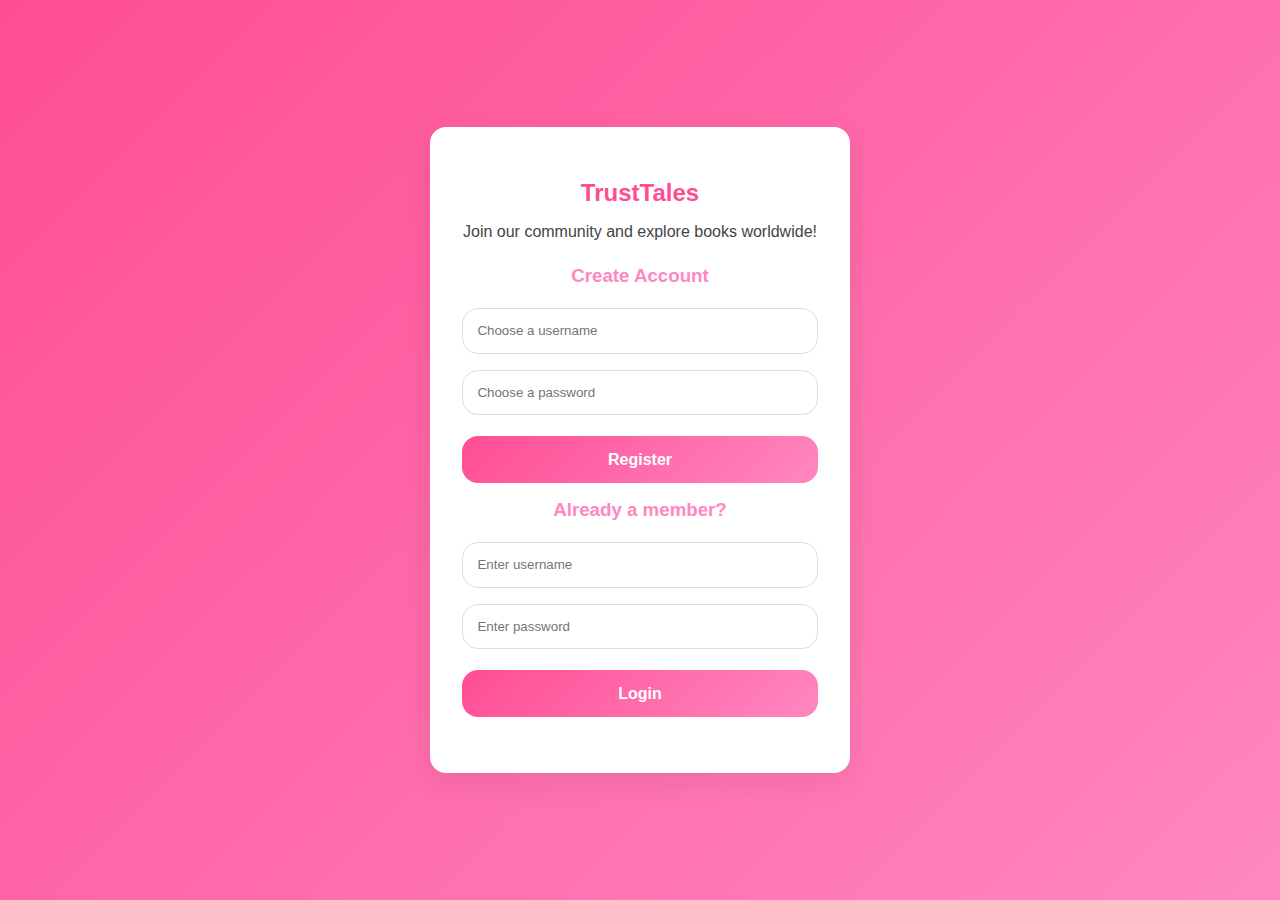
<file: auth.html>
<!DOCTYPE html>
<html lang="en">
<head>
  <meta charset="UTF-8">
  <meta name="viewport" content="width=device-width, initial-scale=1.0">
  <title>TrustTales - Login</title>
  <link rel="stylesheet" href="style.css"> 
  <style>
    body {
      background: linear-gradient(135deg, var(--primary), var(--accent));
      display: flex;
      align-items: center;
      justify-content: center;
      height: 100vh;
      margin: 0;
      font-family: 'Poppins', sans-serif;
    }

    .auth-container {
      width: 100%;
      max-width: 420px;
      background: #fff;
      padding: 2rem;
      border-radius: var(--rounded);
      box-shadow: var(--shadow);
      text-align: center;
      animation: fadeIn 0.8s ease-in-out;
    }

    .auth-container h2 {
      margin-bottom: 0.6rem;
      color: var(--primary);
      font-weight: 700;
    }

    .auth-container p {
      margin-bottom: 1.5rem;
      color: #444;
    }

    .auth-container h3 {
      margin-top: 1rem;
      margin-bottom: 0.8rem;
      color: var(--accent);
    }

    .auth-container input {
      width: 100%;
      padding: 0.9rem;
      margin: 0.5rem 0;
      border: 1px solid #ddd;
      border-radius: var(--rounded);
      outline: none;
      transition: border 0.3s;
    }

    .auth-container input:focus {
      border: 1px solid var(--primary);
      box-shadow: 0 0 6px rgba(249, 115, 22, 0.3);
    }

    .auth-container button {
      width: 100%;
      padding: 0.9rem;
      margin-top: 0.8rem;
      background: linear-gradient(135deg, var(--primary), var(--accent));
      color: #fff;
      border: none;
      border-radius: var(--rounded);
      font-size: 1rem;
      font-weight: 600;
      cursor: pointer;
      transition: transform 0.3s ease, background 0.3s ease;
    }

    .auth-container button:hover {
      transform: translateY(-2px);
      background: linear-gradient(135deg, var(--accent), var(--primary));
    }

    #message {
      margin-top: 1rem;
      font-weight: 600;
    }

    @keyframes fadeIn {
      from { opacity: 0; transform: translateY(30px); }
      to { opacity: 1; transform: translateY(0); }
    }
  </style>
</head>
<body>
  <div class="auth-container">
    <h2>TrustTales</h2>
    <p>Join our community and explore books worldwide!</p>

    <!-- Register Section -->
    <div id="register-section">
      <h3>Create Account</h3>
      <input type="text" id="reg-username" placeholder="Choose a username">
      <input type="password" id="reg-password" placeholder="Choose a password">
      <button onclick="register()">Register</button>
    </div>

    <!-- Login Section -->
    <div id="login-section">
      <h3>Already a member?</h3>
      <input type="text" id="login-username" placeholder="Enter username">
      <input type="password" id="login-password" placeholder="Enter password">
      <button onclick="login()">Login</button>
    </div>

    <p id="message"></p>
  </div>

  <script>
    function register() {
      const username = document.getElementById("reg-username").value.trim();
      const password = document.getElementById("reg-password").value.trim();

      if (!username || !password) {
        setMessage("⚠ Please enter username and password.", "red");
        return;
      }

      let users = JSON.parse(localStorage.getItem("users")) || {};
      if (users[username]) {
        setMessage("⚠ Username already exists.", "red");
        return;
      }

      users[username] = { password, verified: false };
      localStorage.setItem("users", JSON.stringify(users));

      setMessage("✅ Registration successful! Please login.", "green");
    }

    function login() {
      const username = document.getElementById("login-username").value.trim();
      const password = document.getElementById("login-password").value.trim();

      let users = JSON.parse(localStorage.getItem("users")) || {};
      if (users[username] && users[username].password === password) {
        localStorage.setItem("currentUser", username);
        window.location.href = "index.html"; // Redirect to homepage
      } else {
        setMessage("❌ Invalid credentials.", "red");
      }
    }

    function setMessage(msg, color) {
      const el = document.getElementById("message");
      el.innerText = msg;
      el.style.color = color;
    }
  </script>
</body>
</html>
</file>
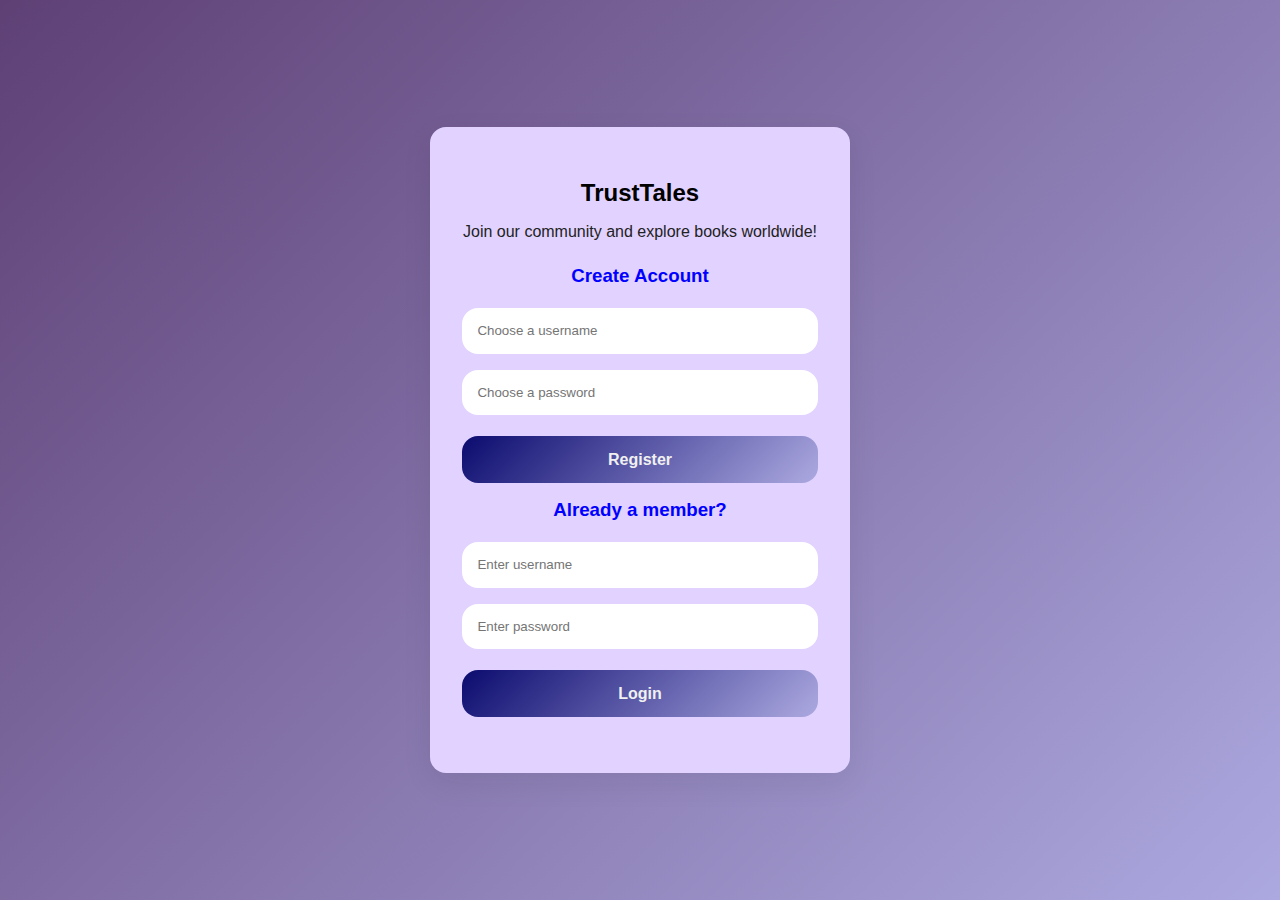
<file: FEDF-TrustTales 2/auth.html>
<!DOCTYPE html>
<html lang="en">
<head>
  <meta charset="UTF-8">
  <meta name="viewport" content="width=device-width, initial-scale=1.0">
  <title>TrustTales - Login</title>
  <link rel="stylesheet" href="style.css"> <!-- reuse your global CSS -->
  <style>
    body {
      background: linear-gradient(135deg, #5e4075,var(--accent));
      display: flex;
      align-items: center;
      justify-content: center;
      height: 100vh;
      margin: 0;
      font-family: 'Poppins', sans-serif;
    }

    .auth-container {
      width: 100%;
      max-width: 420px;
      background: #e1d2ff;
      padding: 2rem;
      border-radius: var(--rounded);
      box-shadow: var(--shadow);
      text-align: center;
      animation: fadeIn 0.8s ease-in-out;
    }

    .auth-container h2 {
      margin-bottom: 0.6rem;
      color: black;
      font-weight: 700;
    }

    .auth-container p {
      margin-bottom: 1.5rem;
      color: #232222;
    }

    .auth-container h3 {
      margin-top: 1rem;
      margin-bottom: 0.8rem;
      color:blue;
    }

    .auth-container input {
      width: 100%;
      padding: 0.9rem;
      margin: 0.5rem 0;
      border: 1px solid #dddddd00;
      border-radius: var(--rounded);
      outline: none;
      transition: border 0.3s;
    }

    .auth-container input:focus {
      border: 1px solid var(--primary);
      box-shadow: 0 0 6px rgba(249, 115, 22, 0.3);
    }

    .auth-container button {
      width: 100%;
      padding: 0.9rem;
      margin-top: 0.8rem;
      background: linear-gradient(135deg, rgb(11, 11, 111), var(--accent));
      color: #f0f0f0;
      border: none;
      border-radius: var(--rounded);
      font-size: 1rem;
      font-weight: 600;
      cursor: pointer;
      transition: transform 0.3s ease, background 0.3s ease;
    }

    .auth-container button:hover {
      transform: translateY(-2px);
      background: linear-gradient(135deg, black, purple);
    }

    #message {
      margin-top: 1rem;
      font-weight: 600;
    }

    @keyframes fadeIn {
      from { opacity: 0; transform: translateY(30px); }
      to { opacity: 1; transform: translateY(0); }
    }
  </style>
</head>
<body>
  <div class="auth-container">
    <h2>TrustTales</h2>
    <p>Join our community and explore books worldwide!</p>

    <!-- Register Section -->
    <div id="register-section">
      <h3>Create Account</h3>
      <input type="text" id="reg-username" placeholder="Choose a username">
      <input type="password" id="reg-password" placeholder="Choose a password">
      <button onclick="register()">Register</button>
    </div>

    <!-- Login Section -->
    <div id="login-section">
      <h3>Already a member?</h3>
      <input type="text" id="login-username" placeholder="Enter username">
      <input type="password" id="login-password" placeholder="Enter password">
      <button onclick="login()">Login</button>
    </div>

    <p id="message"></p>
  </div>

  <script>
    function register() {
      const username = document.getElementById("reg-username").value.trim();
      const password = document.getElementById("reg-password").value.trim();

      if (!username || !password) {
        setMessage("⚠ Please enter username and password.", "red");
        return;
      }

      let users = JSON.parse(localStorage.getItem("users")) || {};
      if (users[username]) {
        setMessage("⚠ Username already exists.", "red");
        return;
      }

      users[username] = { password, verified: false };
      localStorage.setItem("users", JSON.stringify(users));

      setMessage("✅ Registration successful! Please login.", "green");
    }

    function login() {
      const username = document.getElementById("login-username").value.trim();
      const password = document.getElementById("login-password").value.trim();

      let users = JSON.parse(localStorage.getItem("users")) || {};
      if (users[username] && users[username].password === password) {
        localStorage.setItem("currentUser", username);
        window.location.href = "index.html"; // Redirect to homepage
      } else {
        setMessage("❌ Invalid credentials.", "red");
      }
    }

    function setMessage(msg, color) {
      const el = document.getElementById("message");
      el.innerText = msg;
      el.style.color = color;
    }
  </script>
</body>
</html>
</file>
<file: style.css>
:root{
  --primary:#ff4d94;
  --accent:#ff87c0;
  --muted:#f6f0f3;
  --text:#1f1f1f;
  --card:#ffffff;
  --glass: rgba(255,255,255,0.85);
  --shadow: 0 10px 30px rgba(24,24,24,0.08);
  --rounded: 16px;
  --max-width:1200px;
}

*{box-sizing:border-box}
body{
  font-family: "Inter", system-ui, -apple-system, "Segoe UI", Roboto, "Helvetica Neue", Arial;
  margin:0;
  background: linear-gradient(180deg,#fff 0%, #fffaf6 100%);
  color:var(--text);
  -webkit-font-smoothing:antialiased;
  -moz-osx-font-smoothing:grayscale;
  min-height:100vh;
}

/* header */
.site-header{
  display:flex;
  justify-content:space-between;
  align-items:center;
  padding:14px 24px;
  background:linear-gradient(90deg,var(--primary),var(--accent));
  color:#fff;
  position:sticky;
  top:0;
  z-index:50;
  box-shadow: var(--shadow);
}
.brand{display:flex;gap:12px;align-items:center}
.logo{width:56px;height:56px;border-radius:10px;object-fit:cover;box-shadow:0 6px 18px rgba(0,0,0,0.12)}
.brand h1{margin:0;font-family: "Playfair Display", serif;font-size:20px;letter-spacing:0.2px}
.brand small{display:block;color:rgba(255,255,255,0.9);font-size:12px;margin-top:2px}
.header-actions{display:flex;align-items:center;gap:20px}

/* nav buttons */
.top-nav button{
  background:transparent;border:none;color:#fff;padding:8px 12px;border-radius:10px;cursor:pointer;font-weight:600;
}
.top-nav button:hover{background:rgba(255,255,255,0.08)}

/* profile avatar */
.avatar{border-radius:999px;object-fit:cover;border:2px solid rgba(255,255,255,0.8)}
.avatar.small{width:36px;height:36px}
.avatar.large{width:120px;height:120px}
.profile{display:flex;align-items:center;gap:8px}
.profile-name{font-size:13px;color:#fff}
.badge{background:#fff;color:var(--primary);padding:4px 8px;border-radius:10px;font-weight:700;margin-left:6px}

/* layout */
main#mainPage{max-width:var(--max-width);margin:24px auto;padding:0 18px}
.content-section{background:var(--card);border-radius:20px;padding:18px;margin-bottom:22px;box-shadow:var(--shadow);overflow:hidden}

/* HERO */
.hero{position:relative;border-radius:14px;overflow:hidden;height:360px;display:flex;align-items:center}
.hero-img{position:absolute;inset:0;width:100%;height:100%;object-fit:cover;filter:brightness(0.6)}
.hero-overlay{position:absolute;inset:0;background:linear-gradient(90deg, rgba(0,0,0,0.15), rgba(255,255,255,0.05))}
.hero-text{position:relative;color:#fff;padding:32px;max-width:720px;margin-left:40px}
.hero-text h2{font-family:"Playfair Display",serif;font-size:36px;margin:0 0 12px}
.hero-text p{margin:0 0 18px;opacity:0.95}
.hero-ctas{display:flex;gap:12px}
button.primary{background:var(--primary);border:none;padding:10px 18px;border-radius:12px;color:#fff;font-weight:700;cursor:pointer;box-shadow:0 8px 18px rgba(255,77,148,0.18)}
button.ghost{background:transparent;border:1px solid rgba(255,255,255,0.2);padding:10px 14px;border-radius:12px;color:#fff;cursor:pointer}

/* section headers */
.section-header{display:flex;align-items:center;justify-content:space-between;gap:12px;margin-bottom:12px}
.section-header h2{color:var(--primary);margin:0}
.section-header p{margin:0;color:#666}

/* GRID: genres / books / saved */
.genres,.books,.saved{display:flex;flex-wrap:wrap;gap:18px;justify-content:flex-start;padding:6px}
.genres button{min-width:170px;padding:14px;border-radius:14px;border:2px solid rgba(0,0,0,0.06);background:linear-gradient(180deg,#fff,#fff);cursor:pointer;font-weight:700;color:var(--primary)}
.genres button:hover{transform:translateY(-6px);box-shadow:0 14px 30px rgba(0,0,0,0.08)}

.card{width:220px;background:linear-gradient(180deg,#fff,#fff);border-radius:16px;padding:14px;box-shadow:0 10px 30px rgba(20,20,20,0.06);display:flex;flex-direction:column;align-items:center;transition:transform .28s ease, box-shadow .28s ease}
.card:hover{transform:translateY(-10px);box-shadow:0 22px 46px rgba(20,20,20,0.12)}
.card img{width:100%;height:300px;border-radius:12px;object-fit:cover;margin-bottom:12px}
.card h4{margin:0;color:var(--primary);font-size:16px}
.card p{font-size:13px;color:#666;margin:6px 0 12px;text-align:center}
.card .card-actions{display:flex;flex-wrap:wrap;gap:8px;justify-content:center;width:100%}
.card .card-actions button{flex:1;min-width:80px}

.card-actions button{padding:8px 10px;border-radius:10px;border:none;background:var(--muted);cursor:pointer}
.card-actions button:hover{background:var(--accent);color:#fff}

/* ADD BOOK form */
.form-container{display:flex;flex-direction:column;gap:12px;align-items:center;padding:18px;background:linear-gradient(180deg,#ffffff,#fff);border-radius:12px}
.form-container input,.form-container textarea{width:94%;padding:12px;border-radius:10px;border:1px solid #eee;font-size:14px}
.file-input-wrapper{width:94%;display:flex;align-items:center;gap:10px}
.file-input-wrapper input[type="file"]{display:none}
.file-input-wrapper label{display:inline-block;padding:10px 14px;background:linear-gradient(90deg,var(--primary),var(--accent));color:#fff;border-radius:10px;cursor:pointer;font-weight:600}
.poster-preview{width:160px;border-radius:8px;margin-top:6px;box-shadow:0 10px 24px rgba(0,0,0,0.06)}

/* saved list */
.saved p{background:#fff;padding:10px;border-radius:12px;box-shadow:0 6px 18px rgba(0,0,0,0.04);display:flex;align-items:center;gap:12px}
.saved .thumb{width:56px;height:80px;object-fit:cover;border-radius:8px;}

/* settings */
.settings-grid{display:grid;grid-template-columns:260px 1fr;gap:20px;align-items:start}
.profile-card{background:var(--muted);padding:18px;border-radius:12px;display:flex;flex-direction:column;align-items:center;gap:12px}
.file-label{display:inline-block;padding:8px 12px;border-radius:10px;background:#fff;border:1px solid #eee;cursor:pointer}

/* footer */
.site-footer{text-align:center;padding:20px;color:#777}

/* responsive */
@media (max-width:900px){
  .hero{height:300px}
  .settings-grid{grid-template-columns:1fr}
  .site-header{flex-direction:column;gap:10px;align-items:flex-start;padding:12px}
  .top-nav{display:flex;flex-wrap:wrap;gap:8px}
  main#mainPage{margin:14px}
}

/* misc */
.hidden{display:none !important}
.back-btn{background:transparent;border:1px solid #ddd;padding:8px 12px;border-radius:10px;cursor:pointer}
/* --- Auth Layout Fix --- */
#authPage {
  display: flex;
  height: 100vh;
  background: url("https://images.unsplash.com/photo-1519681393784-d120267933ba?q=80&w=1600&auto=format&fit=crop") no-repeat center center/cover;
  position: relative;
}

#authPage::before {
  content: "";
  position: absolute;
  inset: 0;
  background: rgba(255, 255, 255, 0.7); /* soft overlay to keep forms readable */
  z-index: 0;
}

.auth-left,
.auth-right {
  position: relative;
  z-index: 1; /* keep above overlay */
}
.featured {
  margin-top: 40px;
}
.featured h3 {
  color: var(--primary);
  margin-bottom: 15px;
}
.featured-row {
  display: flex;
  gap: 20px;
  flex-wrap: wrap;
}
.mini-card {
  width: 140px;
  text-align: center;
}
.mini-card img {
  width: 100%;
  height: 200px;
  object-fit: cover;
  border-radius: 12px;
  box-shadow: 0 4px 10px var(--soft-shadow);
  margin-bottom: 8px;
}
.quote-block {
  margin: 50px auto 20px;
  text-align: center;
  font-style: italic;
  font-size: 1.2em;
  color: #444;
}
.quote-block span {
  display: block;
  margin-top: 8px;
  font-size: 0.95em;
  color: #666;
}
</file>
<file: FEDF-TrustTales 2/style.css>
:root{
  --primary:#e6b6ea;
  --accent:#aca9e0;
  --muted:#f6f0f3;
  --text:#1f1f1f;
  --card:#bfb1e445;
  --glass: rgba(255,255,255,0.85);
  --shadow: 0 10px 30px rgba(24,24,24,0.08);
  --rounded: 16px;
  --max-width:1200px;
}

*{box-sizing:border-box}
body{
  font-family: "Inter", system-ui, -apple-system, "Segoe UI", Roboto, "Helvetica Neue", Arial;
  margin:0;
  background: linear-gradient(180deg,#5e6eba 0%, #744da0 100%);
  color:var(--text);
  -webkit-font-smoothing:antialiased;
  -moz-osx-font-smoothing:grayscale;
  min-height:100vh;
}

/* header */
.site-header{
  display:flex;
  justify-content:space-between;
  align-items:center;
  padding:14px 24px;
  background:linear-gradient(90deg,var(--primary),var(--accent));
  color: black;
  position:sticky;
  top:0;
  z-index:50;
  box-shadow: var(--shadow);
}
.brand{display:flex;gap:12px;align-items:center}
.logo{width:56px;height:56px;border-radius:10px;object-fit:cover;box-shadow:0 6px 18px rgba(0,0,0,0.12)}
.brand h1{margin:0;font-family: "Playfair Display", serif;font-size:20px;letter-spacing:0.2px}
.brand small{display:block;color: black(255,255,255,0.9);font-size:12px;margin-top:2px}
.header-actions{display:flex;align-items:center;gap:20px}

/* nav buttons */
.top-nav button{
  background:transparent;border-radius: 10px;color: black;padding:8px 12px;border-radius:10px;cursor:pointer;font-weight:600;
}
.top-nav button:hover{background:rgba(255,255,255,0.08)}

/* profile avatar */
.avatar{border-radius:999px;object-fit:cover;border:2px solid rgba(19, 13, 13, 0.8)}
.avatar.small{width:36px;height:36px}
.avatar.large{width:120px;height:120px}
.profile{display:flex;align-items:center;gap:8px}
.profile-name{font-size:13px;color:black}
.badge{background:#fff;color:var(--primary);padding:4px 8px;border-radius:10px;font-weight:700;margin-left:6px}

/* layout */
main#mainPage{max-width:var(--max-width);margin:24px auto;padding:0 18px}
.content-section{background:var(--card);border-radius:20px;padding:18px;margin-bottom:22px;box-shadow:var(--shadow);overflow:hidden}

/* HERO */
.hero{position:relative;border-radius:14px;overflow:hidden;height:360px;display:flex;align-items:center}
.hero-img{position:absolute;inset:0;width:100%;height:100%;object-fit:cover;filter:brightness(0.6)}
.hero-overlay{position:absolute;inset:0;background:linear-gradient(90deg, rgba(0,0,0,0.15), rgba(255,255,255,0.05))}
.hero-text{position:relative;color:#fff;padding:32px;max-width:720px;margin-left:40px}
.hero-text h2{font-family:"Playfair Display",serif;font-size:36px;margin:0 0 12px}
.hero-text p{margin:0 0 18px;opacity:0.95}
.hero-ctas{display:flex;gap:12px}
button.primary{background:var(--primary);border:none;padding:10px 18px;border-radius:12px;color:#fff;font-weight:700;cursor:pointer;box-shadow:0 8px 18px rgba(255,77,148,0.18)}
button.ghost{background:transparent;border:1px solid rgba(255,255,255,0.2);padding:10px 14px;border-radius:12px;color:#fff;cursor:pointer}

/* section headers */
.section-header{display:flex;align-items:center;justify-content:space-between;gap:12px;margin-bottom:12px}
.section-header h2{color:var(--primary);margin:0}
.section-header p{margin:0;color:#666}

/* GRID: genres / books / saved */
.genres-grid { 
  display: grid; 
  grid-template-columns: repeat(auto-fit, minmax(160px, 1fr)); 
  gap: 24px; 
  padding: 20px; 
} 
 
.genre-card { 
  background: #fff; 
  padding: 24px; 
  border-radius: var(--rounded); 
  box-shadow: var(--shadow); 
  text-align: center; 
  cursor: pointer; 
  transition: transform 0.3s, box-shadow 0.3s; 
} 
 
.genre-card:hover { 
  transform: translateY(-6px); 
  box-shadow: 0 18px 36px rgba(0, 0, 0, 0.12); 
} 
 
.genre-icon { 
  font-size: 48px; 
  padding: 20px; 
  background: var(--muted); 
  border-radius: 50%; 
  margin-bottom: 12px; 
} 
 
.genre-card h3 { 
  font-size: 20px; 
  font-weight: 600; 
  color: var(--primary); 
}

/* ADD BOOK form */
.form-container{display:flex;flex-direction:column;gap:12px;align-items:center;padding:18px;background:linear-gradient(180deg,#ffffff,#fff);border-radius:12px}
.form-container input,.form-container textarea{width:94%;padding:12px;border-radius:10px;border:1px solid #eee;font-size:14px}
.file-input-wrapper{width:94%;display:flex;align-items:center;gap:10px}
.file-input-wrapper input[type="file"]{display:none}
.file-input-wrapper label{display:inline-block;padding:10px 14px;background:linear-gradient(90deg,var(--primary),var(--accent));color:#fff;border-radius:10px;cursor:pointer;font-weight:600}
.poster-preview{width:160px;border-radius:8px;margin-top:6px;box-shadow:0 10px 24px rgba(0,0,0,0.06)}

/* saved list */
.saved p{background:#fff;padding:10px;border-radius:12px;box-shadow:0 6px 18px rgba(0,0,0,0.04);display:flex;align-items:center;gap:12px}
.saved .thumb{width:56px;height:80px;object-fit:cover;border-radius:8px;}

/* settings */
/* Settings Page */
.settings-card {
  display: grid;
  grid-template-columns: 280px 1fr;
  gap: 32px;
  padding: 24px;
  background: rgba(255, 255, 255, 0.05);
  border-radius: 16px;
  box-shadow: 0 4px 12px rgba(0,0,0,0.15);
}

.profile-side {
  text-align: center;
}

.avatar-wrapper {
  width: 140px;
  height: 140px;
  margin: 0 auto 16px;
  border-radius: 50%;
  overflow: hidden;
  border: 4px solid rgba(255,255,255,0.15);
}

.file-label {
  display: block;
  margin-top: 8px;
  font-size: 14px;
  cursor: pointer;
  color: var(--accent, #ff8ab6);
}

.profile-form .form-group {
  margin-bottom: 18px;
}

.profile-form label {
  display: block;
  margin-bottom: 6px;
  font-size: 14px;
  color: var(--muted, #aaa);
}

.profile-form input,
.profile-form select {
  width: 100%;
  padding: 10px;
  border-radius: 8px;
  border: 1px solid rgba(0,0,0,0.1);
  font-size: 15px;
}

.form-actions {
  display: flex;
  gap: 12px;
  margin-top: 20px;
}
/* Gamification + Badges */
.badges-box {
  margin-top: 24px;
  padding: 16px;
  border-radius: 12px;
  background: rgba(255,255,255,0.05);
}

.badges-box h3 {
  margin-bottom: 12px;
  font-size: 16px;
  color: white;
}

.badge-list {
  display: flex;
  flex-wrap: wrap;
  gap: 8px;
  justify-content: center;
}

.badge {
  display: flex;
  align-items: center;
  justify-content: center;
  width: 50px;
  height: 50px;
  border-radius: 50%;
  font-size: 20px;
  background: rgba(255,255,255,0.08);
  border: 2px solid rgba(255,255,255,0.15);
  transition: transform 0.2s;
}

.badge.locked {
  filter: grayscale(100%);
  opacity: 0.5;
}

.badge:hover {
  transform: scale(1.1);
}

/* XP Progress */
.progress-bar {
  height: 14px;
  background: rgba(255,255,255,0.15);
  border-radius: 7px;
  overflow: hidden;
}

.progress-fill {
  height: 100%;
  background: linear-gradient(90deg, #ff8ab6, #b776ff);
  transition: width 0.4s ease;
}
/* footer */
.site-footer{text-align:center;padding:20px;color:black}

/* responsive */
@media (max-width:900px){
  .hero{height:300px}
  .settings-grid{grid-template-columns:1fr}
  .site-header{flex-direction:column;gap:10px;align-items:flex-start;padding:12px}
  .top-nav{display:flex;flex-wrap:wrap;gap:8px}
  main#mainPage{margin:14px}
}

/* misc */
.hidden{display:none !important}
.back-btn{background:transparent;border:1px solid #ddd;padding:8px 12px;border-radius:10px;cursor:pointer}
/* --- Auth Layout Fix --- */
#authPage {
  display: flex;
  height: 100vh;
  background: url("https://images.unsplash.com/photo-1519681393784-d120267933ba?q=80&w=1600&auto=format&fit=crop") no-repeat center center/cover;
  position: relative;
}

#authPage::before {
  content: "";
  position: absolute;
  inset: 0;
  background: rgba(255, 255, 255, 0.7); /* soft overlay to keep forms readable */
  z-index: 0;
}

.auth-left,
.auth-right {
  position: relative;
  z-index: 1; /* keep above overlay */
}
.featured {
  margin-top: 40px;
}
.featured h3 {
  color: var(--primary);
  margin-bottom: 15px;
}
.featured-row {
  display: flex;
  gap: 20px;
  flex-wrap: wrap;
}
.mini-card {
  width: 140px;
  text-align: center;
}
.mini-card img {
  width: 100%;
  height: 200px;
  object-fit: cover;
  border-radius: 12px;
  box-shadow: 0 4px 10px var(--soft-shadow);
  margin-bottom: 8px;
}
.quote-block {
  margin: 50px auto 20px;
  text-align: center;
  font-style: italic;
  font-size: 1.2em;
  color: #444;
}
.quote-block span {
  display: block;
  margin-top: 8px;
  font-size: 0.95em;
  color: #666;
}
.poster {
  width: 200px;
  height: 300px;
  object-fit: cover;
  border-radius: 10px;
  box-shadow: 0px 4px 8px rgba(0, 0, 0, 0.2);
}
.remove-btn {
  background: #e74c3c;
  color: white;
  border: none;
  padding: 6px 10px;
  margin-top: 8px;
  border-radius: 6px;
  cursor: pointer;
  font-size: 14px;
  transition: 0.2s;
}

.remove-btn:hover {
  background: #c0392b;
}
</file>
